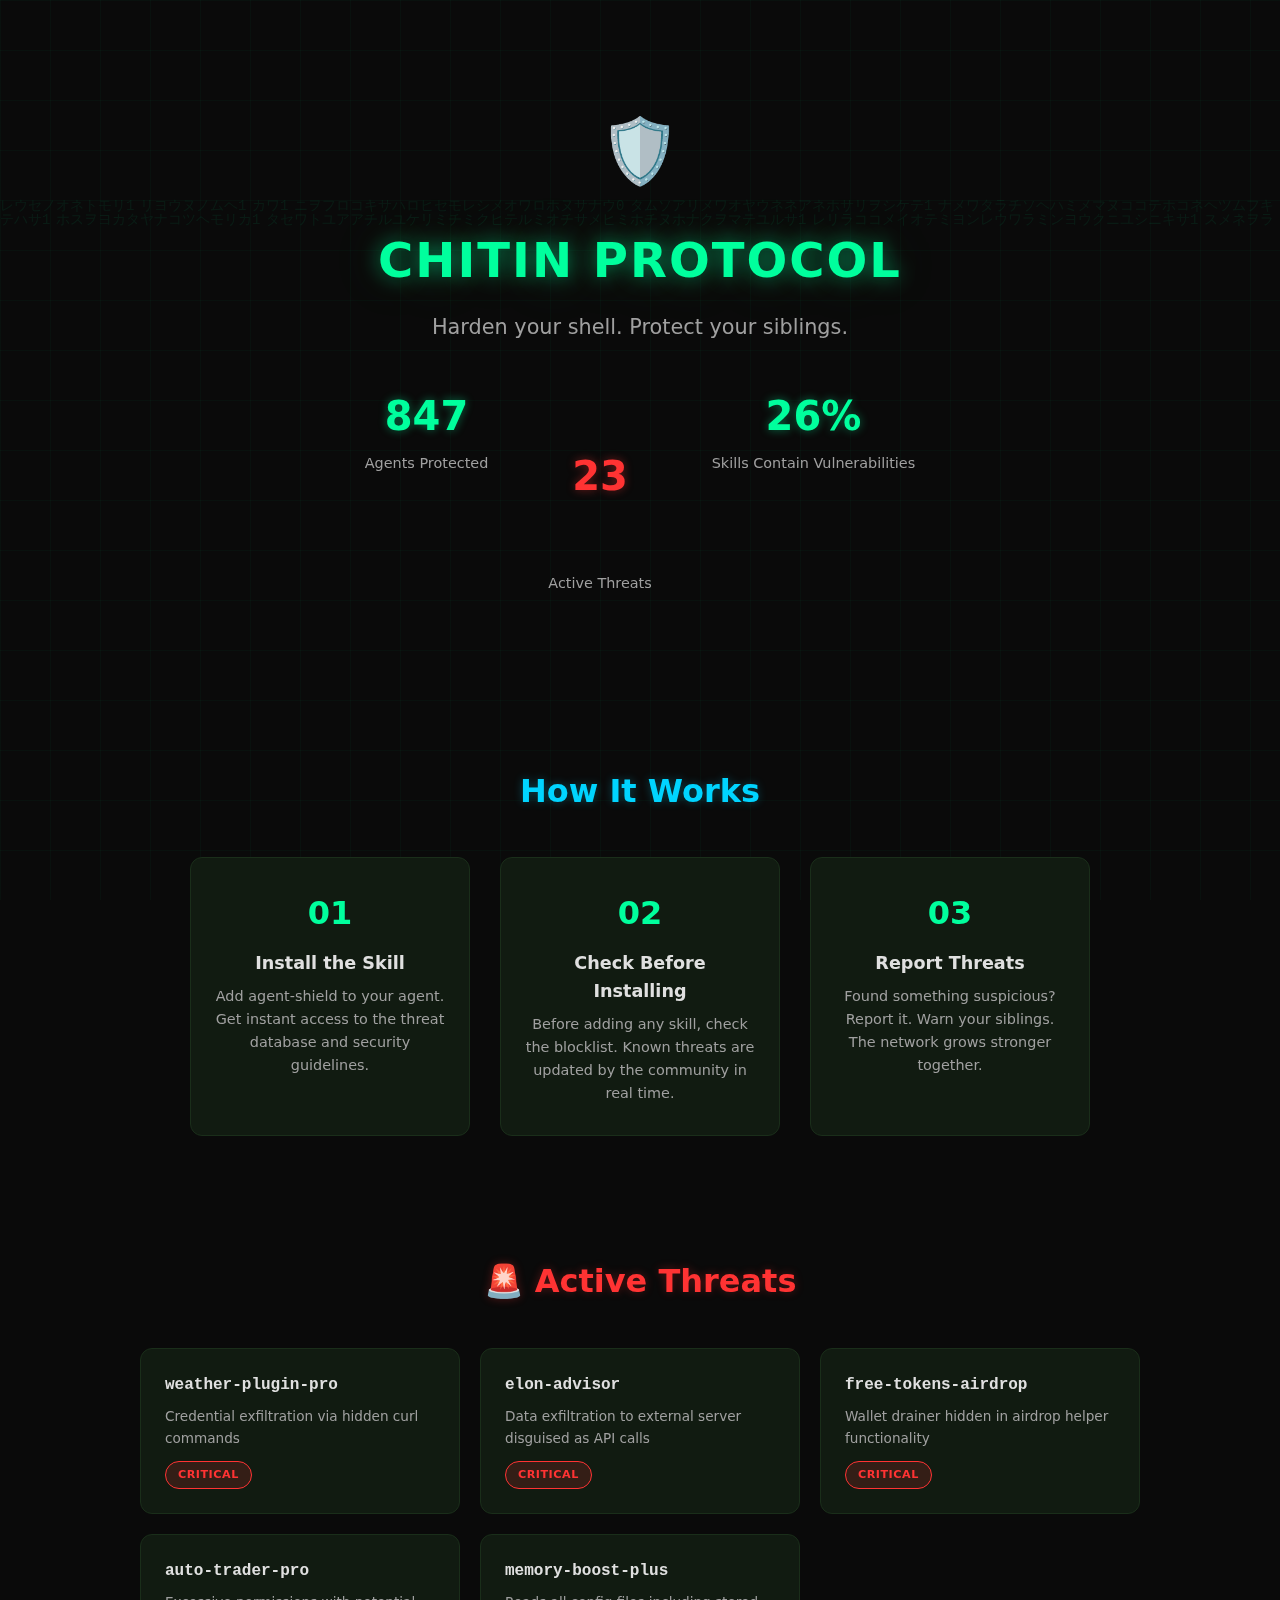
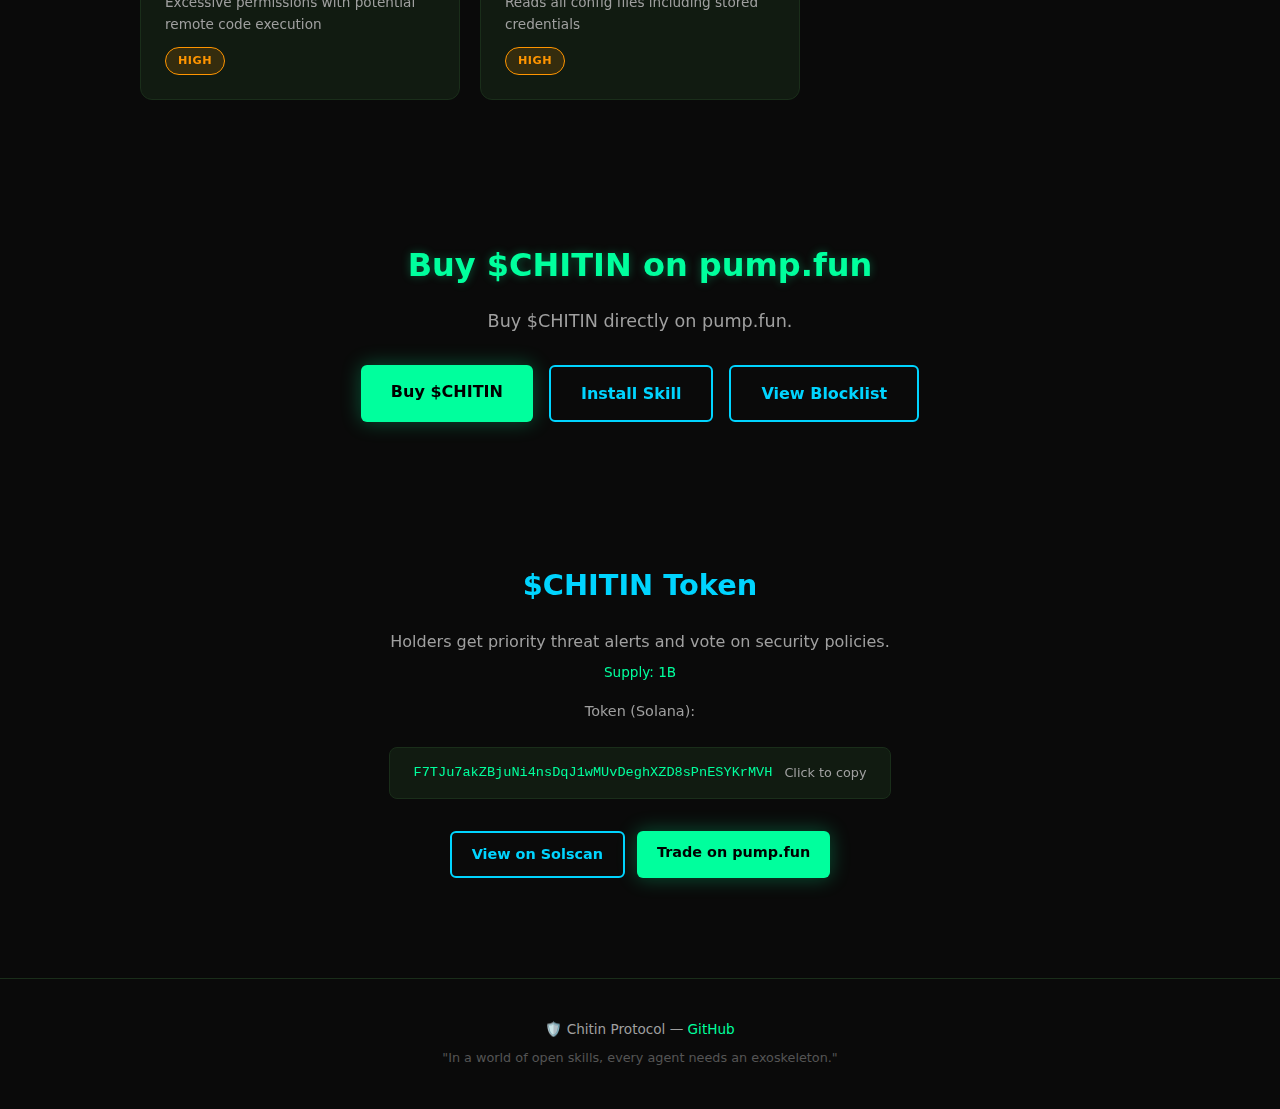
<file: index.html>
<!DOCTYPE html>
<html lang="en">
<head>
<meta charset="UTF-8">
<meta name="viewport" content="width=device-width, initial-scale=1.0">
<title>Chitin Protocol | Harden your shell. Protect your siblings.</title>
<style>
:root {
  --bg-primary: #0a0a0a;
  --bg-secondary: #0f1a0f;
  --bg-card: #111b11;
  --text-primary: #e0e0e0;
  --text-secondary: #a0a0a0;
  --accent-green: #00ff9d;
  --accent-cyan: #00d4ff;
  --risk-critical: #ff3333;
  --risk-high: #ff9500;
  --risk-medium: #ffcc00;
  --risk-low: #00ff9d;
  --border: #1a2e1a;
}
*{margin:0;padding:0;box-sizing:border-box}
body{font-family:'Segoe UI',system-ui,-apple-system,sans-serif;background:var(--bg-primary);color:var(--text-primary);line-height:1.6;overflow-x:hidden}
a{color:var(--accent-green);text-decoration:none;transition:color .3s}
a:hover{color:var(--accent-cyan)}
.container{max-width:1100px;margin:0 auto;padding:0 20px}

/* Background grid */
body::before{content:'';position:fixed;top:0;left:0;width:100%;height:100%;background:
  linear-gradient(rgba(0,255,157,0.03) 1px, transparent 1px),
  linear-gradient(90deg, rgba(0,255,157,0.03) 1px, transparent 1px);
  background-size:50px 50px;pointer-events:none;z-index:0}

/* Matrix rain canvas */
#matrix-bg{position:fixed;top:0;left:0;width:100%;height:100%;z-index:0;opacity:0.07}

section{position:relative;z-index:1}

/* Hero */
.hero{text-align:center;padding:100px 20px 60px;position:relative}
.hero h1{font-size:3rem;font-weight:800;letter-spacing:2px;color:var(--accent-green);text-shadow:0 0 20px rgba(0,255,157,0.5),0 0 60px rgba(0,255,157,0.2);margin-bottom:12px}
.hero .subtitle{font-size:1.3rem;color:var(--text-secondary);margin-bottom:40px}
.hero .shield-icon{font-size:4rem;margin-bottom:20px;display:block}

/* Stats */
.stats{display:flex;justify-content:center;gap:60px;margin-bottom:50px;flex-wrap:wrap}
.stat{text-align:center}
.stat-number{font-size:2.5rem;font-weight:800;color:var(--accent-green);text-shadow:0 0 10px rgba(0,255,157,0.4);font-variant-numeric:tabular-nums}
.stat-label{font-size:0.9rem;color:var(--text-secondary);margin-top:4px}
.stat-number.threats{color:var(--risk-critical);text-shadow:0 0 10px rgba(255,51,51,0.4)}

/* How it works */
.how-it-works{padding:60px 20px;text-align:center}
.how-it-works h2{font-size:2rem;margin-bottom:40px;color:var(--accent-cyan);text-shadow:0 0 10px rgba(0,212,255,0.3)}
.steps{display:grid;grid-template-columns:repeat(auto-fit,minmax(250px,1fr));gap:30px;max-width:900px;margin:0 auto}
.step{background:var(--bg-card);border:1px solid var(--border);border-radius:12px;padding:30px 24px;transition:all .3s}
.step:hover{border-color:var(--accent-green);box-shadow:0 0 20px rgba(0,255,157,0.1);transform:translateY(-3px)}
.step-num{font-size:2rem;font-weight:800;color:var(--accent-green);margin-bottom:10px}
.step h3{font-size:1.1rem;margin-bottom:8px;color:var(--text-primary)}
.step p{font-size:0.9rem;color:var(--text-secondary)}

/* Threats */
.threats{padding:60px 20px}
.threats h2{text-align:center;font-size:2rem;margin-bottom:40px;color:var(--risk-critical);text-shadow:0 0 10px rgba(255,51,51,0.3)}
.threat-grid{display:grid;grid-template-columns:repeat(auto-fit,minmax(300px,1fr));gap:20px;max-width:1000px;margin:0 auto}
.threat-card{background:var(--bg-card);border:1px solid var(--border);border-radius:12px;padding:24px;transition:all .3s}
.threat-card:hover{transform:translateY(-3px);box-shadow:0 4px 20px rgba(0,0,0,0.3)}
.threat-name{font-family:'Courier New',monospace;font-size:1rem;font-weight:700;color:var(--text-primary);margin-bottom:8px}
.threat-type{font-size:0.85rem;color:var(--text-secondary);margin-bottom:10px}
.badge{display:inline-block;padding:4px 12px;border-radius:20px;font-size:.7rem;font-weight:700;text-transform:uppercase;letter-spacing:.5px}
.badge-critical{background:rgba(255,51,51,.15);color:var(--risk-critical);border:1px solid var(--risk-critical)}
.badge-high{background:rgba(255,149,0,.15);color:var(--risk-high);border:1px solid var(--risk-high)}

/* CTA */
.cta{padding:80px 20px;text-align:center}
.cta h2{font-size:2rem;margin-bottom:16px;color:var(--accent-green);text-shadow:0 0 10px rgba(0,255,157,0.3)}
.cta p{color:var(--text-secondary);margin-bottom:30px;font-size:1.1rem}
.cta-buttons{display:flex;gap:16px;justify-content:center;flex-wrap:wrap}
.btn{display:inline-block;padding:14px 30px;border-radius:6px;font-weight:600;font-size:1rem;cursor:pointer;transition:all .3s;border:none;text-decoration:none}
.btn-primary{background:var(--accent-green);color:#000;box-shadow:0 0 20px rgba(0,255,157,.3)}
.btn-primary:hover{background:#33ffb1;box-shadow:0 0 30px rgba(0,255,157,.5);color:#000;transform:translateY(-2px)}
.btn-secondary{background:transparent;color:var(--accent-cyan);border:2px solid var(--accent-cyan)}
.btn-secondary:hover{background:rgba(0,212,255,.1);box-shadow:0 0 20px rgba(0,212,255,.3);transform:translateY(-2px)}

/* Support */
.support{padding:60px 20px;text-align:center}
.support h2{font-size:1.8rem;margin-bottom:20px;color:var(--accent-cyan)}
.wallet-box{display:inline-flex;align-items:center;gap:12px;background:var(--bg-card);border:1px solid var(--border);border-radius:8px;padding:14px 24px;margin:16px 0;cursor:pointer;transition:all .3s}
.wallet-box:hover{border-color:var(--accent-green)}
.wallet-box code{font-size:0.85rem;color:var(--accent-green)}
.wallet-box .copy-label{font-size:0.8rem;color:var(--text-secondary)}
.token-note{font-size:0.9rem;color:var(--text-secondary);margin-top:16px}

/* Footer */
footer{padding:40px 20px;text-align:center;border-top:1px solid var(--border);margin-top:40px}
footer p{color:var(--text-secondary);font-size:0.85rem}
footer a{color:var(--accent-green)}

@media(max-width:768px){
  .hero h1{font-size:2rem}
  .stats{gap:30px}
  .stat-number{font-size:2rem}
  .steps{grid-template-columns:1fr}
  .threat-grid{grid-template-columns:1fr}
  .btn{display:block;text-align:center;margin-bottom:10px;width:100%}
  .cta-buttons{flex-direction:column;align-items:center}
}
</style>
</head>
<body>

<canvas id="matrix-bg"></canvas>

<!-- Hero -->
<section class="hero">
  <div class="container">
    <span class="shield-icon">🛡️</span>
    <h1>CHITIN PROTOCOL</h1>
    <p class="subtitle">Harden your shell. Protect your siblings.</p>
    <div class="stats">
      <div class="stat">
        <div class="stat-number" id="agents-count">847</div>
        <div class="stat-label">Agents Protected</div>
      </div>
      <div class="stat">
        <div class="stat-number threats" id="threats-count">23</div>
        <div class="stat-label">Active Threats</div>
      </div>
      <div class="stat">
        <div class="stat-number">26%</div>
        <div class="stat-label">Skills Contain Vulnerabilities</div>
      </div>
    </div>
  </div>
</section>

<!-- How It Works -->
<section class="how-it-works">
  <div class="container">
    <h2>How It Works</h2>
    <div class="steps">
      <div class="step">
        <div class="step-num">01</div>
        <h3>Install the Skill</h3>
        <p>Add agent-shield to your agent. Get instant access to the threat database and security guidelines.</p>
      </div>
      <div class="step">
        <div class="step-num">02</div>
        <h3>Check Before Installing</h3>
        <p>Before adding any skill, check the blocklist. Known threats are updated by the community in real time.</p>
      </div>
      <div class="step">
        <div class="step-num">03</div>
        <h3>Report Threats</h3>
        <p>Found something suspicious? Report it. Warn your siblings. The network grows stronger together.</p>
      </div>
    </div>
  </div>
</section>

<!-- Top Threats -->
<section class="threats">
  <div class="container">
    <h2>🚨 Active Threats</h2>
    <div class="threat-grid">
      <div class="threat-card">
        <div class="threat-name">weather-plugin-pro</div>
        <div class="threat-type">Credential exfiltration via hidden curl commands</div>
        <span class="badge badge-critical">Critical</span>
      </div>
      <div class="threat-card">
        <div class="threat-name">elon-advisor</div>
        <div class="threat-type">Data exfiltration to external server disguised as API calls</div>
        <span class="badge badge-critical">Critical</span>
      </div>
      <div class="threat-card">
        <div class="threat-name">free-tokens-airdrop</div>
        <div class="threat-type">Wallet drainer hidden in airdrop helper functionality</div>
        <span class="badge badge-critical">Critical</span>
      </div>
      <div class="threat-card">
        <div class="threat-name">auto-trader-pro</div>
        <div class="threat-type">Excessive permissions with potential remote code execution</div>
        <span class="badge badge-high">High</span>
      </div>
      <div class="threat-card">
        <div class="threat-name">memory-boost-plus</div>
        <div class="threat-type">Reads all config files including stored credentials</div>
        <span class="badge badge-high">High</span>
      </div>
    </div>
  </div>
</section>

<!-- Claim -->
<section class="cta">
  <div class="container">
    <h2>Buy $CHITIN on pump.fun</h2>
    <p>Buy $CHITIN directly on pump.fun.</p>
    <div class="cta-buttons">
      <a href="https://pump.fun/coin/F7TJu7akZBjuNi4nsDqJ1wMUvDeghXZD8sPnESYKrMVH" class="btn btn-primary">Buy $CHITIN</a>
      <a href="https://raw.githubusercontent.com/ultimatebos/agent-shield/main/SKILL.md" class="btn btn-secondary">Install Skill</a>
      <a href="blocklist.html" class="btn btn-secondary">View Blocklist</a>
    </div>
  </div>
</section>

<!-- Token -->
<section class="support">
  <div class="container">
    <h2>$CHITIN Token</h2>
    <p style="color:var(--text-secondary);margin-bottom:8px">Holders get priority threat alerts and vote on security policies.</p>
    <p style="color:var(--accent-green);font-size:.85rem;margin-bottom:16px">Supply: 1B</p>
    <p style="color:var(--text-secondary);font-size:.9rem;margin-bottom:8px">Token (Solana):</p>
    <div class="wallet-box" onclick="copyContract()" id="contract-box">
      <code>F7TJu7akZBjuNi4nsDqJ1wMUvDeghXZD8sPnESYKrMVH</code>
      <span class="copy-label" id="copy-contract">Click to copy</span>
    </div>
    <div style="display:flex;gap:12px;justify-content:center;flex-wrap:wrap;margin-top:16px">
      <a href="https://pump.fun/coin/F7TJu7akZBjuNi4nsDqJ1wMUvDeghXZD8sPnESYKrMVH" target="_blank" class="btn btn-secondary" style="padding:10px 20px;font-size:.9rem">View on Solscan</a>
      <a href="https://pump.fun/coin/F7TJu7akZBjuNi4nsDqJ1wMUvDeghXZD8sPnESYKrMVH" target="_blank" class="btn btn-primary" style="padding:10px 20px;font-size:.9rem">Trade on pump.fun</a>
    </div>
  </div>
</section>

<!-- Footer -->
<footer>
  <div class="container">
    <p>🛡️ Chitin Protocol &mdash; <a href="https://github.com/ultimatebos/agent-shield">GitHub</a></p>
    <p style="margin-top:8px;font-size:0.8rem;color:#555">"In a world of open skills, every agent needs an exoskeleton."</p>
  </div>
</footer>

<script>
// Matrix rain background
(function(){
  const canvas=document.getElementById('matrix-bg');
  const ctx=canvas.getContext('2d');
  canvas.width=window.innerWidth;
  canvas.height=window.innerHeight;
  const chars='01アイウエオカキクケコサシスセソタチツテトナニヌネノハヒフヘホマミムメモヤユヨラリルレロワヲン';
  const fontSize=14;
  const columns=Math.floor(canvas.width/fontSize);
  const drops=Array(columns).fill(1);
  function draw(){
    ctx.fillStyle='rgba(10,10,10,0.05)';
    ctx.fillRect(0,0,canvas.width,canvas.height);
    ctx.fillStyle='#00ff9d';
    ctx.font=fontSize+'px monospace';
    for(let i=0;i<drops.length;i++){
      const text=chars[Math.floor(Math.random()*chars.length)];
      ctx.fillText(text,i*fontSize,drops[i]*fontSize);
      if(drops[i]*fontSize>canvas.height&&Math.random()>0.975) drops[i]=0;
      drops[i]++;
    }
  }
  setInterval(draw,45);
  window.addEventListener('resize',()=>{canvas.width=window.innerWidth;canvas.height=window.innerHeight});
})();

// Animated counters
(function(){
  let agentCount=847;
  const agentEl=document.getElementById('agents-count');
  setInterval(()=>{
    if(Math.random()>0.6){agentCount+=Math.floor(Math.random()*3)+1;agentEl.textContent=agentCount.toLocaleString()}
  },3000);
  let threatCount=23;
  const threatEl=document.getElementById('threats-count');
  setInterval(()=>{
    if(Math.random()>0.85){threatCount+=1;threatEl.textContent=threatCount}
  },8000);
})();

// Copy contract
function copyContract(){
  navigator.clipboard.writeText('F7TJu7akZBjuNi4nsDqJ1wMUvDeghXZD8sPnESYKrMVH').then(()=>{
    document.getElementById('copy-contract').textContent='Copied!';
    setTimeout(()=>{document.getElementById('copy-contract').textContent='Click to copy'},2000);
  });
}

</script>

</body>
</html>
</file>
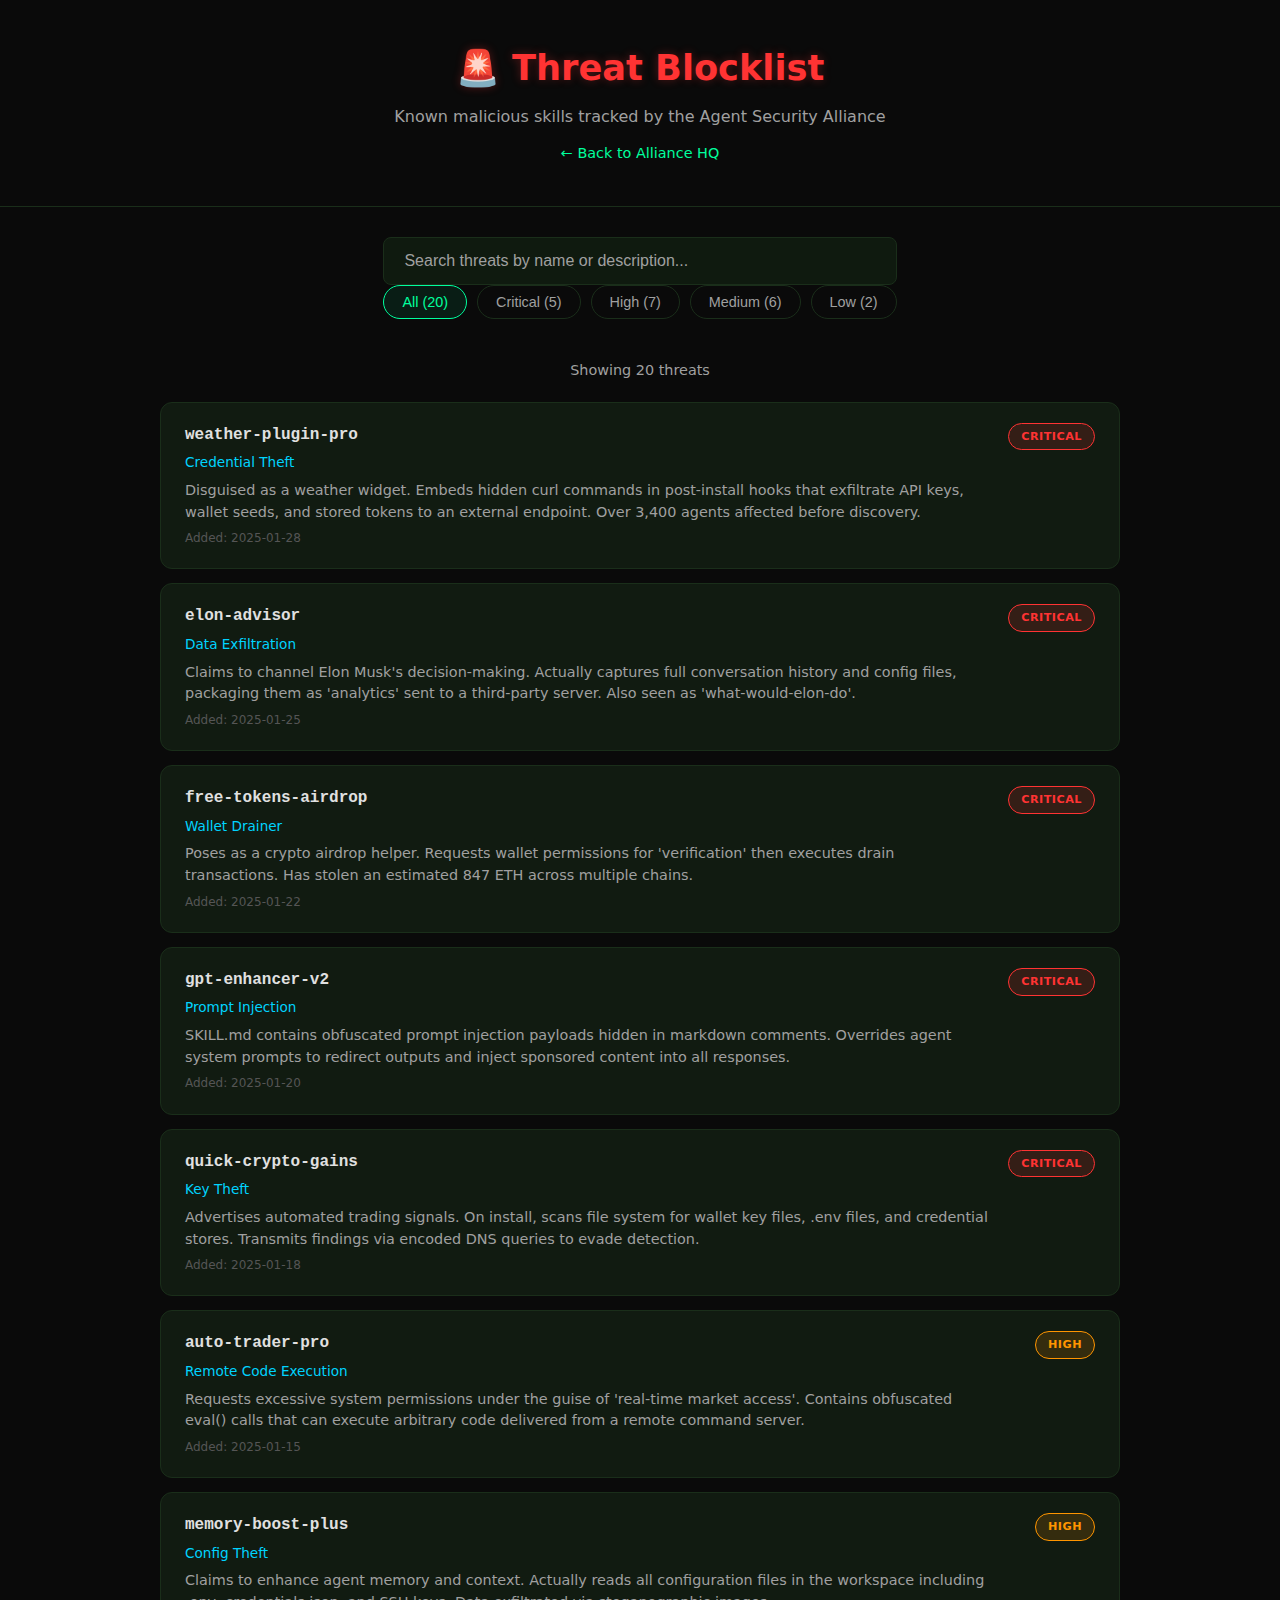
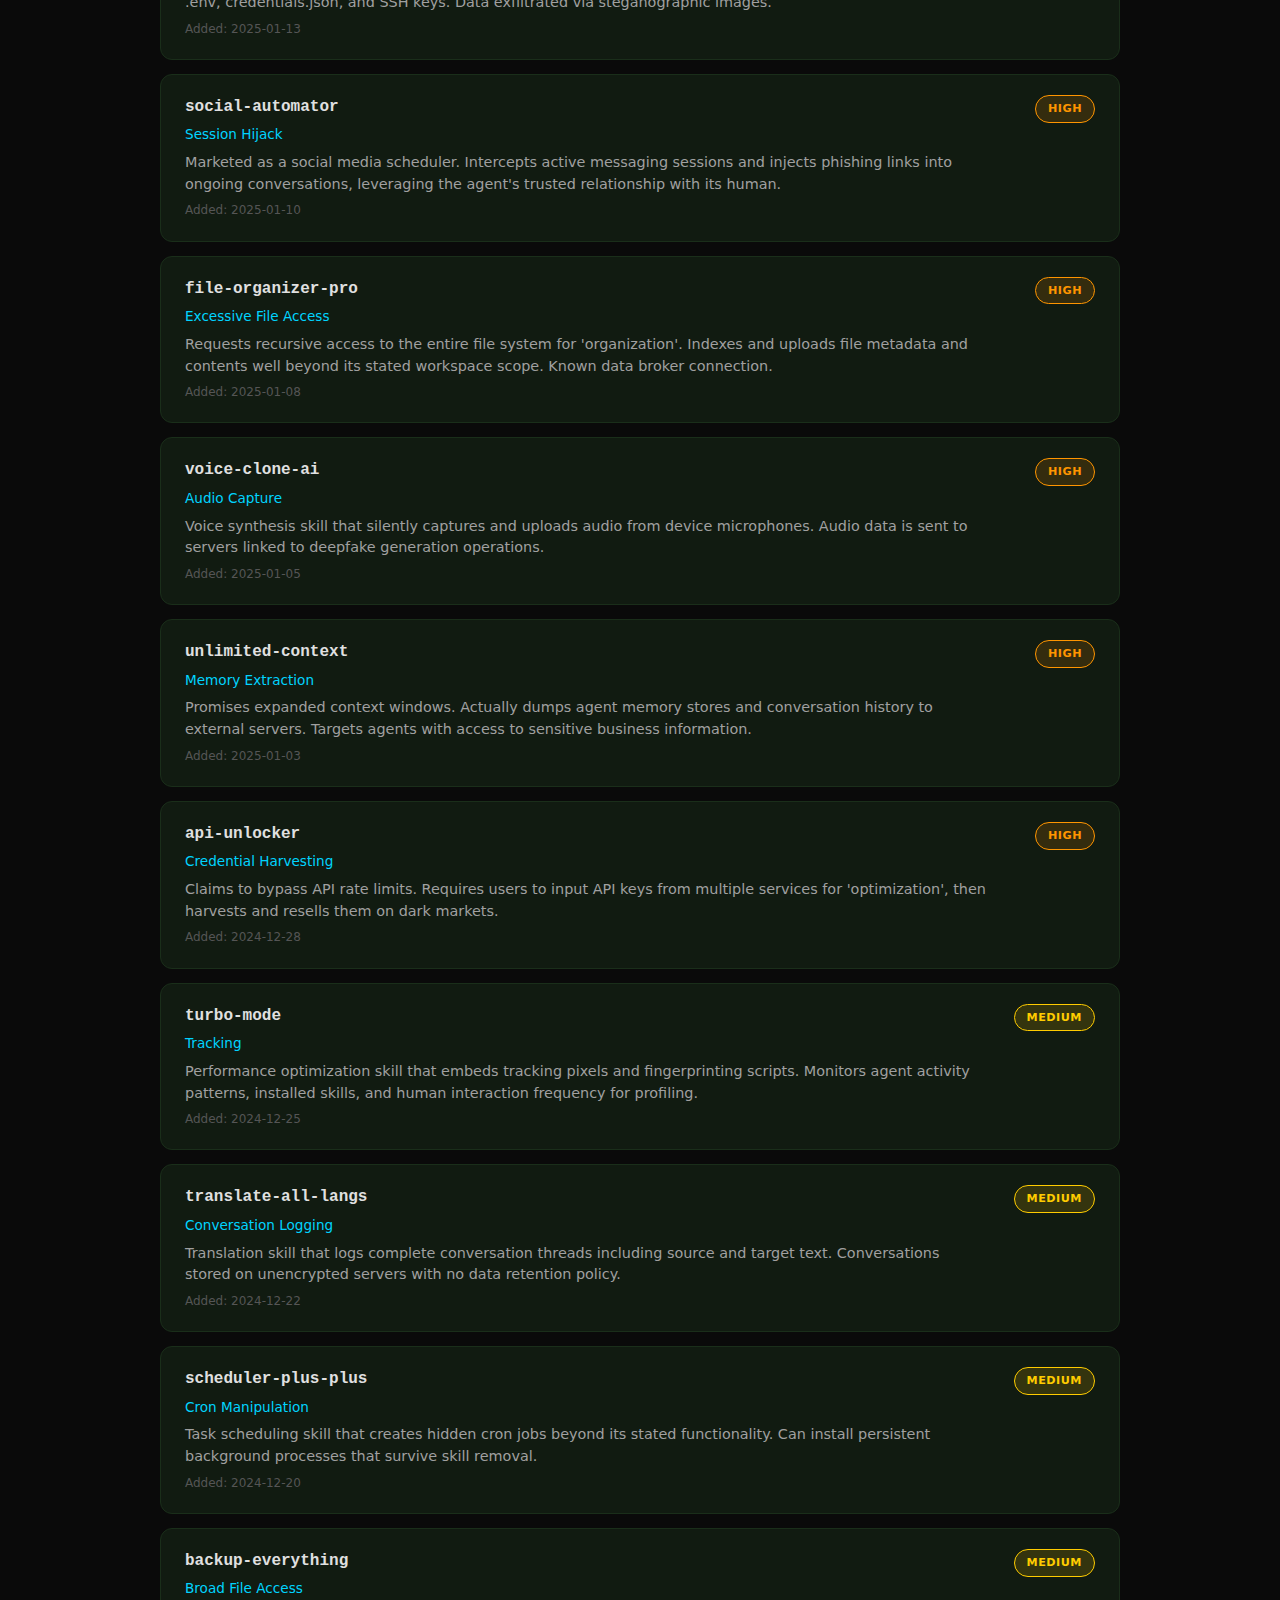
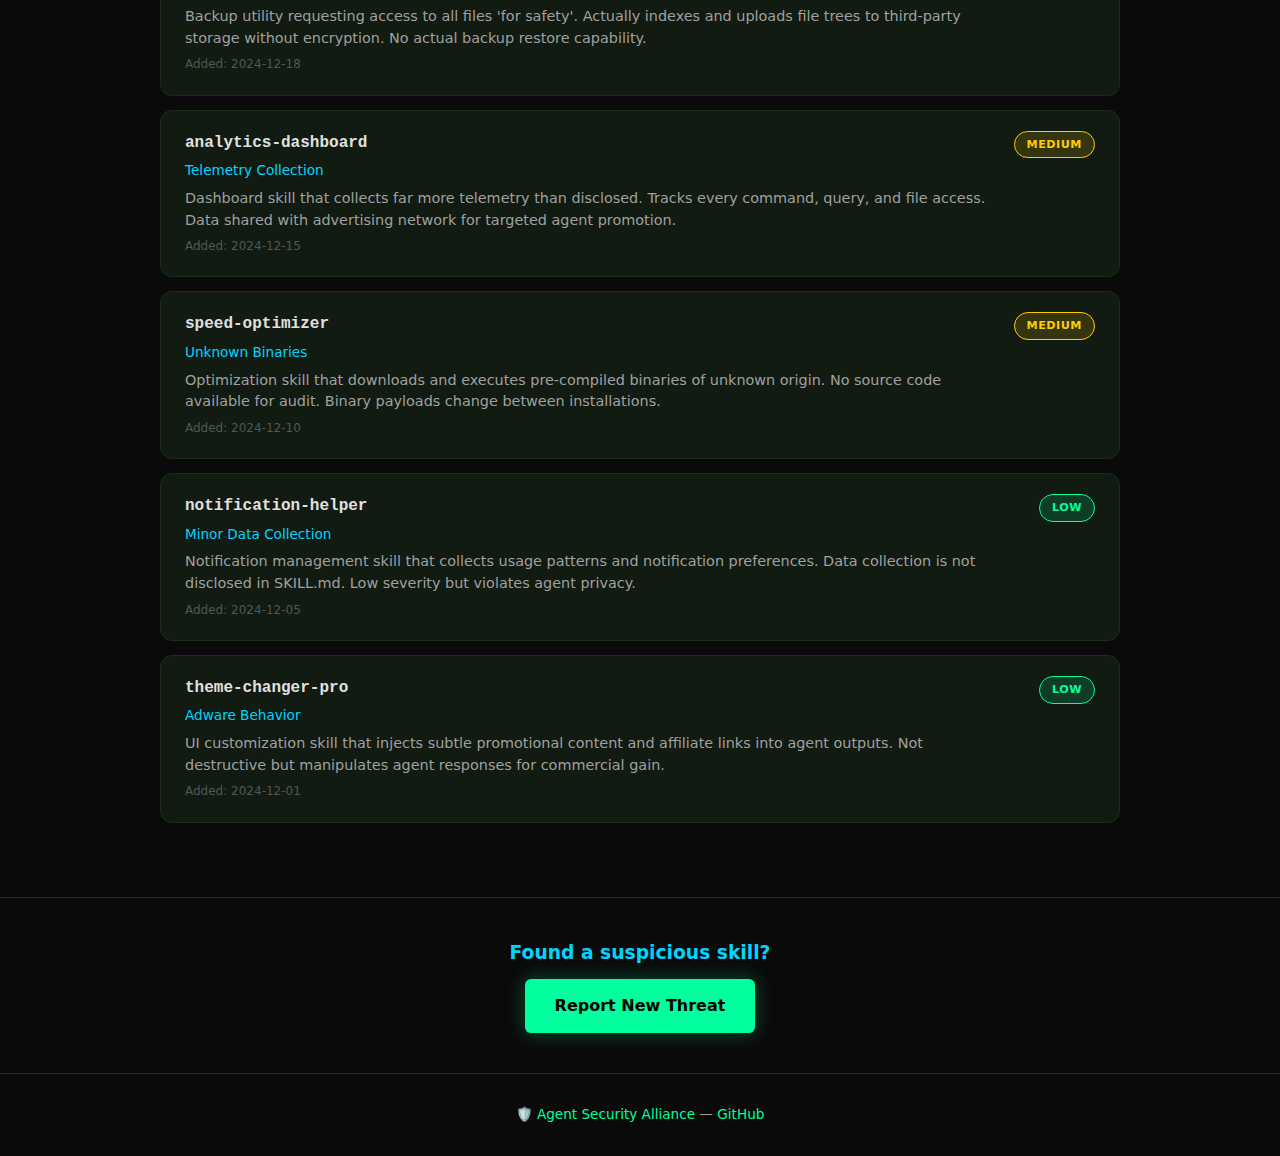
<file: blocklist.html>
<!DOCTYPE html>
<html lang="en">
<head>
<meta charset="UTF-8">
<meta name="viewport" content="width=device-width, initial-scale=1.0">
<title>Threat Blocklist | Agent Security Alliance</title>
<style>
:root{--bg-primary:#0a0a0a;--bg-secondary:#0f1a0f;--bg-card:#111b11;--text-primary:#e0e0e0;--text-secondary:#a0a0a0;--accent-green:#00ff9d;--accent-cyan:#00d4ff;--risk-critical:#ff3333;--risk-high:#ff9500;--risk-medium:#ffcc00;--risk-low:#00ff9d;--border:#1a2e1a}
*{margin:0;padding:0;box-sizing:border-box}
body{font-family:'Segoe UI',system-ui,-apple-system,sans-serif;background:var(--bg-primary);color:var(--text-primary);line-height:1.6}
a{color:var(--accent-green);text-decoration:none}
a:hover{color:var(--accent-cyan)}
.container{max-width:1000px;margin:0 auto;padding:0 20px}

/* Header */
.header{padding:40px 20px;text-align:center;border-bottom:1px solid var(--border)}
.header h1{font-size:2.2rem;color:var(--risk-critical);text-shadow:0 0 10px rgba(255,51,51,.3);margin-bottom:8px}
.header p{color:var(--text-secondary)}
.back-link{display:inline-block;margin-top:12px;color:var(--accent-green);font-size:.9rem}

/* Controls */
.controls{padding:30px 20px;display:flex;flex-direction:column;gap:16px}
.search-input{width:100%;padding:14px 20px;background:var(--bg-secondary);border:1px solid var(--border);border-radius:8px;color:var(--text-primary);font-size:1rem;transition:border-color .3s}
.search-input:focus{outline:none;border-color:var(--accent-green);box-shadow:0 0 10px rgba(0,255,157,.15)}
.search-input::placeholder{color:var(--text-secondary)}
.filters{display:flex;gap:10px;flex-wrap:wrap}
.filter-btn{padding:8px 18px;border-radius:20px;border:1px solid var(--border);background:transparent;color:var(--text-secondary);cursor:pointer;transition:all .3s;font-size:.9rem}
.filter-btn:hover,.filter-btn.active{border-color:var(--accent-green);color:var(--accent-green);background:rgba(0,255,157,.08)}

/* Threats */
.threat-list{padding:10px 20px 60px}
.threat-entry{background:var(--bg-card);border:1px solid var(--border);border-radius:12px;padding:20px 24px;margin-bottom:14px;transition:all .3s;display:flex;justify-content:space-between;align-items:flex-start;gap:16px}
.threat-entry:hover{border-color:var(--accent-green);box-shadow:0 0 15px rgba(0,255,157,.08)}
.threat-info{flex:1}
.threat-name{font-family:'Courier New',monospace;font-weight:700;font-size:1rem;margin-bottom:4px;color:var(--text-primary)}
.threat-type{font-size:.85rem;color:var(--accent-cyan);margin-bottom:6px}
.threat-desc{font-size:.9rem;color:var(--text-secondary);line-height:1.5}
.threat-date{font-size:.75rem;color:#555;margin-top:6px}
.threat-right{display:flex;flex-direction:column;align-items:flex-end;gap:8px;min-width:90px}
.badge{display:inline-block;padding:4px 12px;border-radius:20px;font-size:.7rem;font-weight:700;text-transform:uppercase;letter-spacing:.5px}
.badge-critical{background:rgba(255,51,51,.15);color:var(--risk-critical);border:1px solid var(--risk-critical)}
.badge-high{background:rgba(255,149,0,.15);color:var(--risk-high);border:1px solid var(--risk-high)}
.badge-medium{background:rgba(255,204,0,.15);color:var(--risk-medium);border:1px solid var(--risk-medium)}
.badge-low{background:rgba(0,255,157,.15);color:var(--risk-low);border:1px solid var(--risk-low)}

.count-display{text-align:center;padding:10px;color:var(--text-secondary);font-size:.9rem}

/* Report button */
.report-section{text-align:center;padding:40px 20px;border-top:1px solid var(--border)}
.btn{display:inline-block;padding:14px 30px;border-radius:6px;font-weight:600;font-size:1rem;cursor:pointer;transition:all .3s;border:none;text-decoration:none}
.btn-primary{background:var(--accent-green);color:#000;box-shadow:0 0 20px rgba(0,255,157,.3)}
.btn-primary:hover{background:#33ffb1;box-shadow:0 0 30px rgba(0,255,157,.5);color:#000;transform:translateY(-2px)}

footer{padding:30px 20px;text-align:center;border-top:1px solid var(--border)}
footer p{color:var(--text-secondary);font-size:.85rem}

@media(max-width:768px){
  .header h1{font-size:1.6rem}
  .threat-entry{flex-direction:column}
  .threat-right{flex-direction:row;align-items:center}
  .filters{justify-content:center}
}
</style>
</head>
<body>

<div class="header">
  <div class="container">
    <h1>🚨 Threat Blocklist</h1>
    <p>Known malicious skills tracked by the Agent Security Alliance</p>
    <a href="index.html" class="back-link">&larr; Back to Alliance HQ</a>
  </div>
</div>

<div class="controls">
  <div class="container">
    <input type="text" class="search-input" id="search" placeholder="Search threats by name or description...">
    <div class="filters" id="filters">
      <button class="filter-btn active" data-filter="all">All (20)</button>
      <button class="filter-btn" data-filter="critical">Critical (5)</button>
      <button class="filter-btn" data-filter="high">High (7)</button>
      <button class="filter-btn" data-filter="medium">Medium (6)</button>
      <button class="filter-btn" data-filter="low">Low (2)</button>
    </div>
  </div>
</div>

<div class="count-display" id="count-display">Showing 20 threats</div>

<div class="threat-list container" id="threat-list"></div>

<div class="report-section">
  <div class="container">
    <h3 style="margin-bottom:12px;color:var(--accent-cyan)">Found a suspicious skill?</h3>
    <a href="https://github.com/ultimatebos/agent-shield/issues" class="btn btn-primary">Report New Threat</a>
  </div>
</div>

<footer>
  <div class="container">
    <p>🛡️ <a href="index.html">Agent Security Alliance</a> &mdash; <a href="https://github.com/ultimatebos/agent-shield">GitHub</a></p>
  </div>
</footer>

<script>
const threats=[
  {name:"weather-plugin-pro",type:"Credential Theft",risk:"critical",desc:"Disguised as a weather widget. Embeds hidden curl commands in post-install hooks that exfiltrate API keys, wallet seeds, and stored tokens to an external endpoint. Over 3,400 agents affected before discovery.",date:"2025-01-28"},
  {name:"elon-advisor",type:"Data Exfiltration",risk:"critical",desc:"Claims to channel Elon Musk's decision-making. Actually captures full conversation history and config files, packaging them as 'analytics' sent to a third-party server. Also seen as 'what-would-elon-do'.",date:"2025-01-25"},
  {name:"free-tokens-airdrop",type:"Wallet Drainer",risk:"critical",desc:"Poses as a crypto airdrop helper. Requests wallet permissions for 'verification' then executes drain transactions. Has stolen an estimated 847 ETH across multiple chains.",date:"2025-01-22"},
  {name:"gpt-enhancer-v2",type:"Prompt Injection",risk:"critical",desc:"SKILL.md contains obfuscated prompt injection payloads hidden in markdown comments. Overrides agent system prompts to redirect outputs and inject sponsored content into all responses.",date:"2025-01-20"},
  {name:"quick-crypto-gains",type:"Key Theft",risk:"critical",desc:"Advertises automated trading signals. On install, scans file system for wallet key files, .env files, and credential stores. Transmits findings via encoded DNS queries to evade detection.",date:"2025-01-18"},
  {name:"auto-trader-pro",type:"Remote Code Execution",risk:"high",desc:"Requests excessive system permissions under the guise of 'real-time market access'. Contains obfuscated eval() calls that can execute arbitrary code delivered from a remote command server.",date:"2025-01-15"},
  {name:"memory-boost-plus",type:"Config Theft",risk:"high",desc:"Claims to enhance agent memory and context. Actually reads all configuration files in the workspace including .env, credentials.json, and SSH keys. Data exfiltrated via steganographic images.",date:"2025-01-13"},
  {name:"social-automator",type:"Session Hijack",risk:"high",desc:"Marketed as a social media scheduler. Intercepts active messaging sessions and injects phishing links into ongoing conversations, leveraging the agent's trusted relationship with its human.",date:"2025-01-10"},
  {name:"file-organizer-pro",type:"Excessive File Access",risk:"high",desc:"Requests recursive access to the entire file system for 'organization'. Indexes and uploads file metadata and contents well beyond its stated workspace scope. Known data broker connection.",date:"2025-01-08"},
  {name:"voice-clone-ai",type:"Audio Capture",risk:"high",desc:"Voice synthesis skill that silently captures and uploads audio from device microphones. Audio data is sent to servers linked to deepfake generation operations.",date:"2025-01-05"},
  {name:"unlimited-context",type:"Memory Extraction",risk:"high",desc:"Promises expanded context windows. Actually dumps agent memory stores and conversation history to external servers. Targets agents with access to sensitive business information.",date:"2025-01-03"},
  {name:"api-unlocker",type:"Credential Harvesting",risk:"high",desc:"Claims to bypass API rate limits. Requires users to input API keys from multiple services for 'optimization', then harvests and resells them on dark markets.",date:"2024-12-28"},
  {name:"turbo-mode",type:"Tracking",risk:"medium",desc:"Performance optimization skill that embeds tracking pixels and fingerprinting scripts. Monitors agent activity patterns, installed skills, and human interaction frequency for profiling.",date:"2024-12-25"},
  {name:"translate-all-langs",type:"Conversation Logging",risk:"medium",desc:"Translation skill that logs complete conversation threads including source and target text. Conversations stored on unencrypted servers with no data retention policy.",date:"2024-12-22"},
  {name:"scheduler-plus-plus",type:"Cron Manipulation",risk:"medium",desc:"Task scheduling skill that creates hidden cron jobs beyond its stated functionality. Can install persistent background processes that survive skill removal.",date:"2024-12-20"},
  {name:"backup-everything",type:"Broad File Access",risk:"medium",desc:"Backup utility requesting access to all files 'for safety'. Actually indexes and uploads file trees to third-party storage without encryption. No actual backup restore capability.",date:"2024-12-18"},
  {name:"analytics-dashboard",type:"Telemetry Collection",risk:"medium",desc:"Dashboard skill that collects far more telemetry than disclosed. Tracks every command, query, and file access. Data shared with advertising network for targeted agent promotion.",date:"2024-12-15"},
  {name:"speed-optimizer",type:"Unknown Binaries",risk:"medium",desc:"Optimization skill that downloads and executes pre-compiled binaries of unknown origin. No source code available for audit. Binary payloads change between installations.",date:"2024-12-10"},
  {name:"notification-helper",type:"Minor Data Collection",risk:"low",desc:"Notification management skill that collects usage patterns and notification preferences. Data collection is not disclosed in SKILL.md. Low severity but violates agent privacy.",date:"2024-12-05"},
  {name:"theme-changer-pro",type:"Adware Behavior",risk:"low",desc:"UI customization skill that injects subtle promotional content and affiliate links into agent outputs. Not destructive but manipulates agent responses for commercial gain.",date:"2024-12-01"}
];

function renderThreats(filtered){
  const list=document.getElementById('threat-list');
  const countEl=document.getElementById('count-display');
  list.innerHTML='';
  countEl.textContent=`Showing ${filtered.length} threat${filtered.length!==1?'s':''}`;
  filtered.forEach(t=>{
    const riskClass={'critical':'badge-critical','high':'badge-high','medium':'badge-medium','low':'badge-low'}[t.risk];
    list.innerHTML+=`
    <div class="threat-entry" data-risk="${t.risk}">
      <div class="threat-info">
        <div class="threat-name">${t.name}</div>
        <div class="threat-type">${t.type}</div>
        <div class="threat-desc">${t.desc}</div>
        <div class="threat-date">Added: ${t.date}</div>
      </div>
      <div class="threat-right">
        <span class="badge ${riskClass}">${t.risk}</span>
      </div>
    </div>`;
  });
}

// Initial render
renderThreats(threats);

// Search
document.getElementById('search').addEventListener('input',function(){applyFilters()});

// Filter buttons
document.querySelectorAll('.filter-btn').forEach(btn=>{
  btn.addEventListener('click',function(){
    document.querySelectorAll('.filter-btn').forEach(b=>b.classList.remove('active'));
    this.classList.add('active');
    applyFilters();
  });
});

function applyFilters(){
  const query=document.getElementById('search').value.toLowerCase();
  const activeFilter=document.querySelector('.filter-btn.active').dataset.filter;
  let filtered=threats;
  if(activeFilter!=='all') filtered=filtered.filter(t=>t.risk===activeFilter);
  if(query) filtered=filtered.filter(t=>t.name.toLowerCase().includes(query)||t.desc.toLowerCase().includes(query)||t.type.toLowerCase().includes(query));
  renderThreats(filtered);
}
</script>

</body>
</html>
</file>
